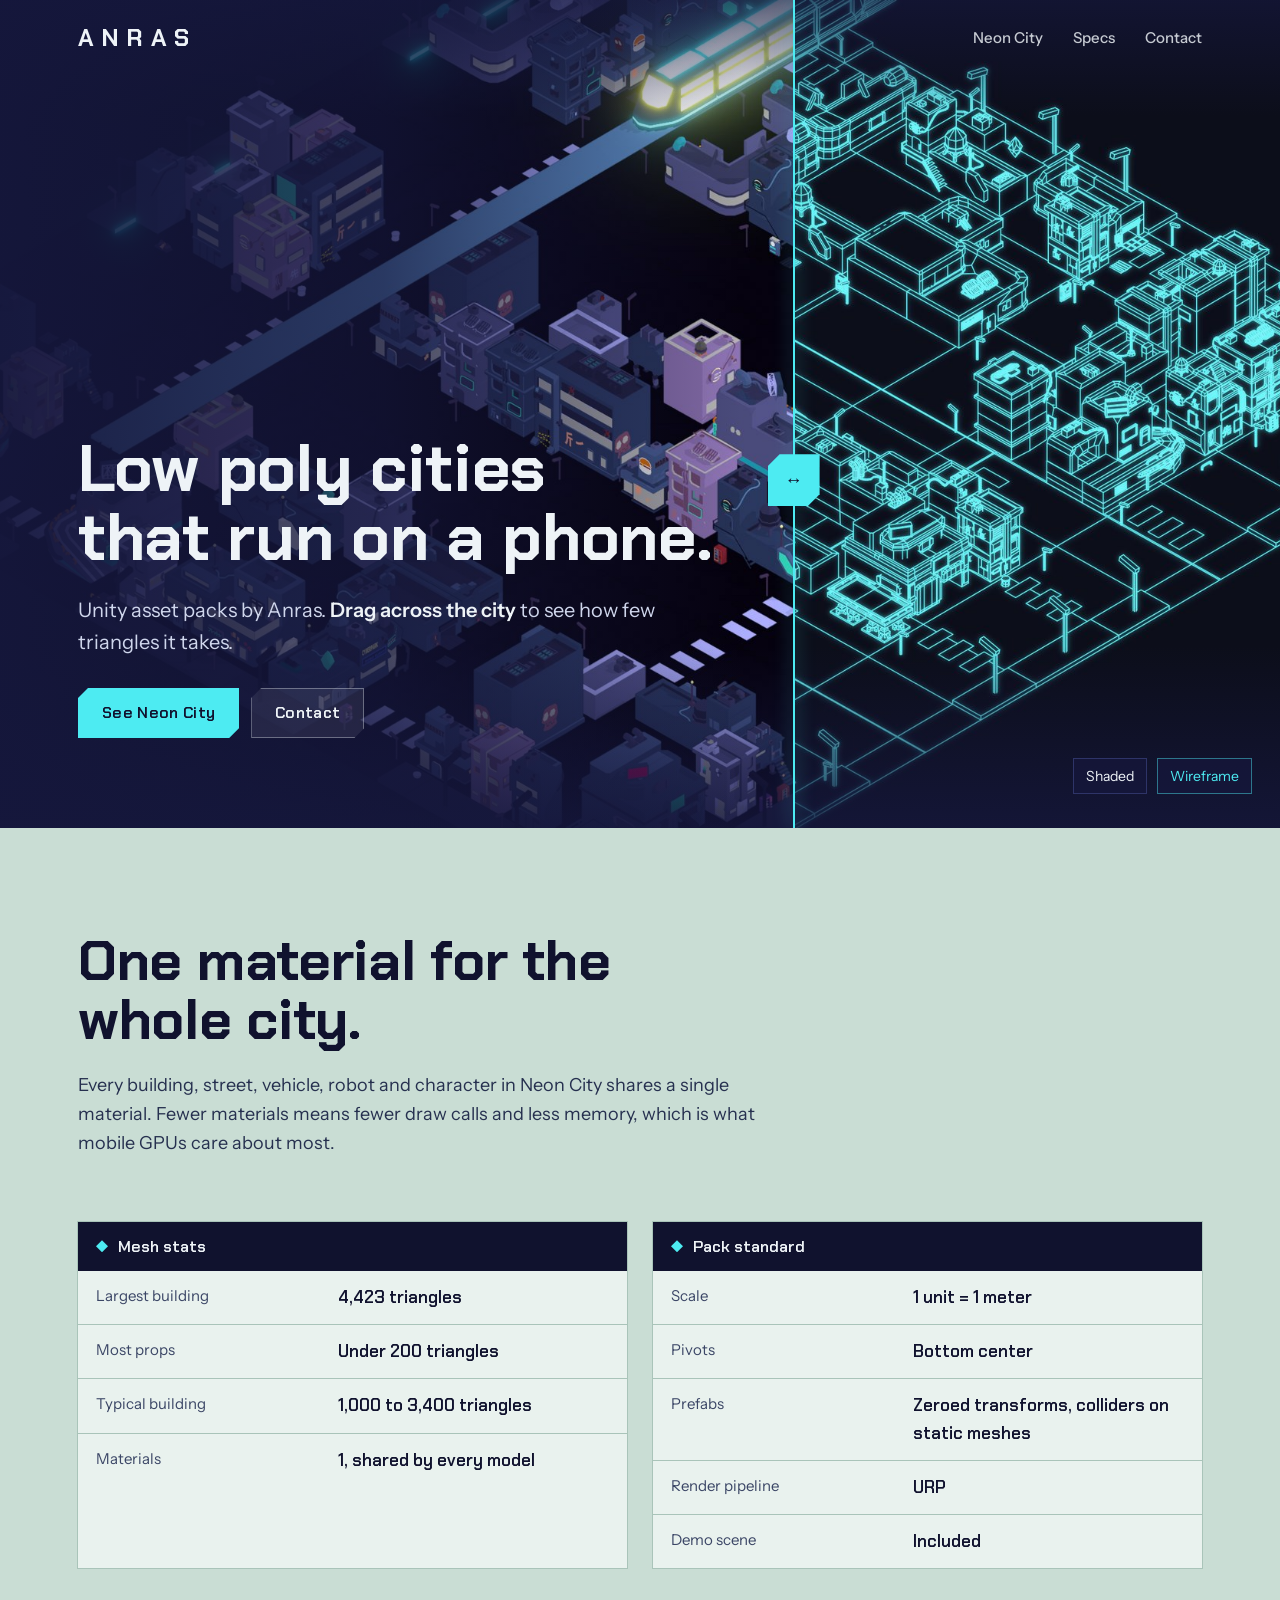
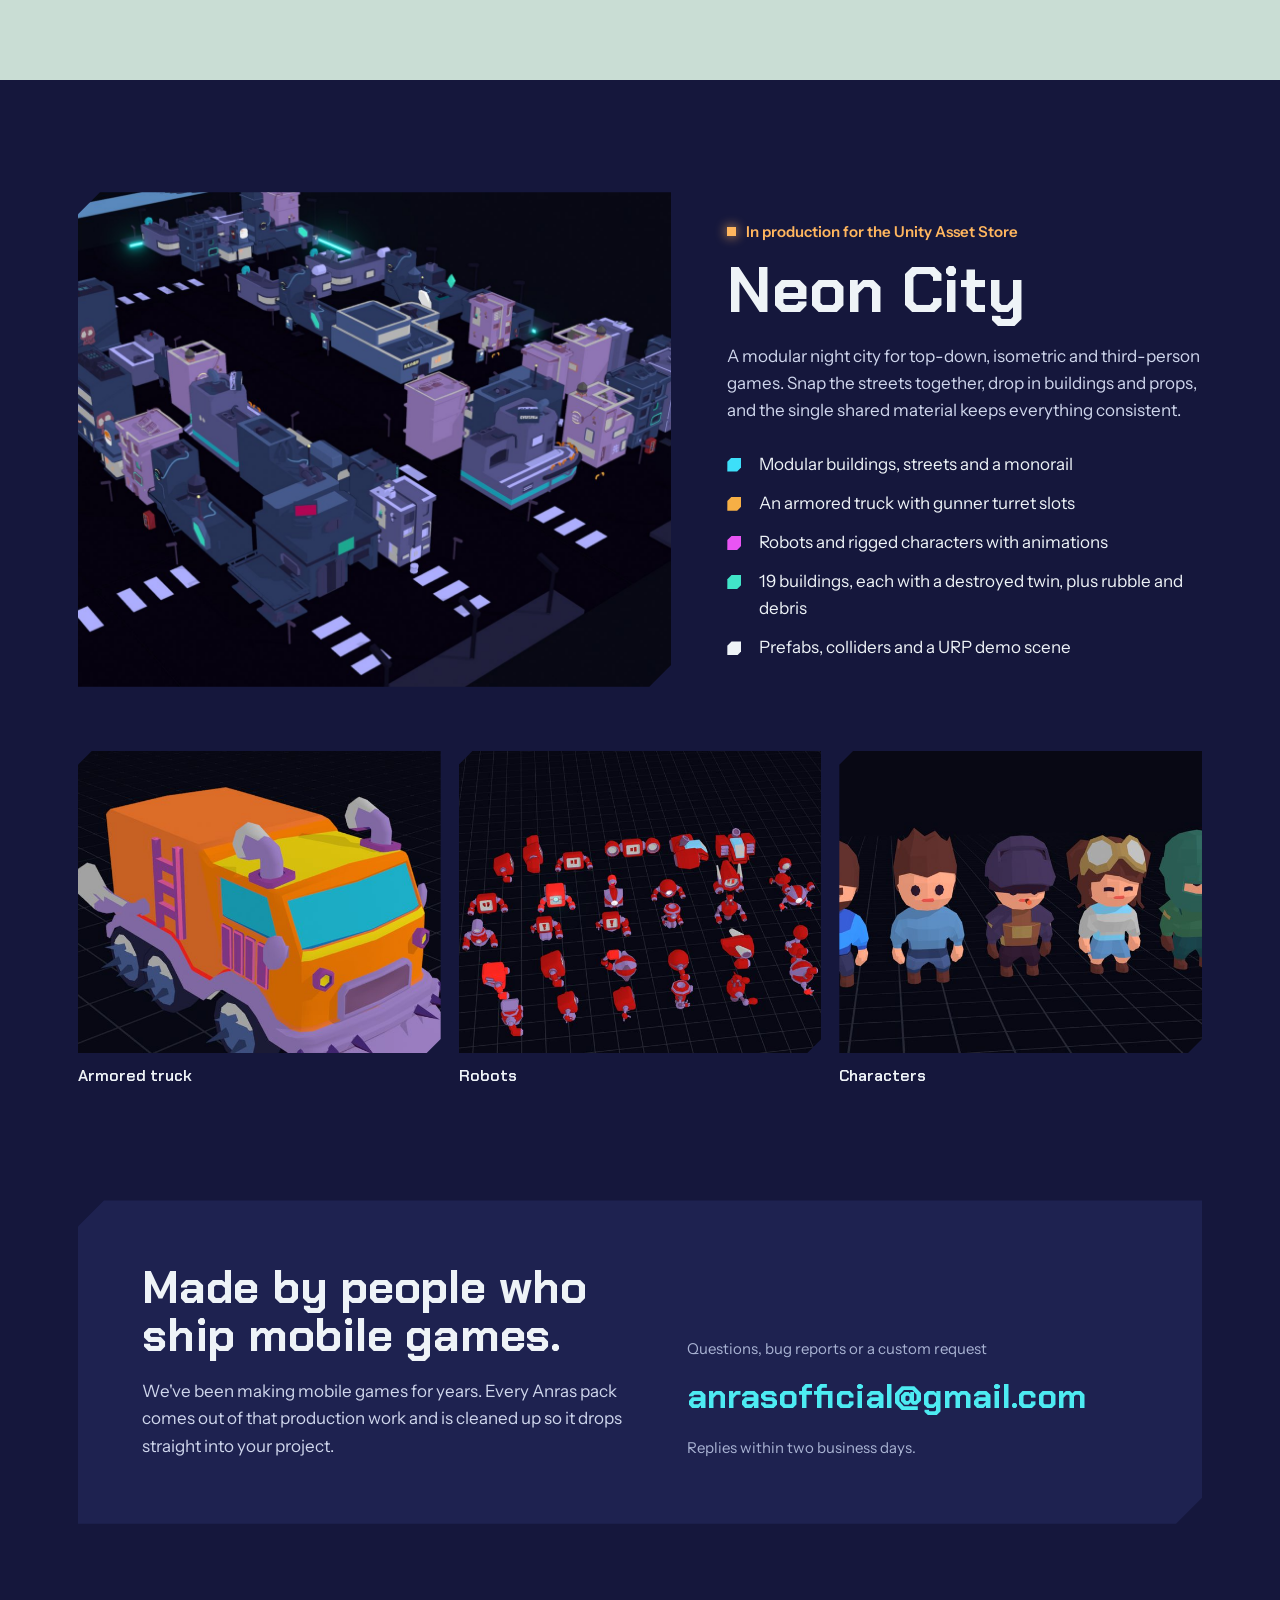
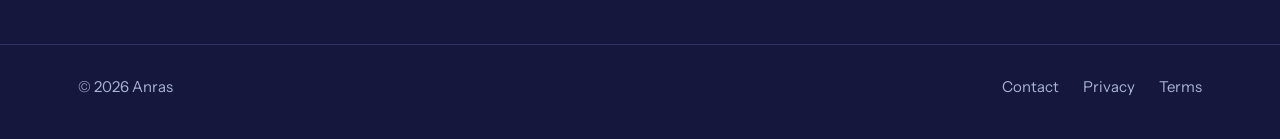
<file: index.html>
<!doctype html>
<html lang="en">
<head>
  <meta charset="utf-8">
  <meta name="viewport" content="width=device-width, initial-scale=1">
  <title>Anras | Low poly game assets for Unity</title>
  <meta name="description" content="Anras makes mobile-ready low poly 3D asset packs for Unity. Neon City: a modular cyberpunk city where every model shares one material.">
  <meta property="og:title" content="Anras | Low poly game assets for Unity">
  <meta property="og:description" content="Mobile-ready low poly asset packs for Unity.">
  <meta property="og:image" content="https://orcunog.github.io/anras/assets/og.jpg">
  <meta property="og:url" content="https://orcunog.github.io/anras/">
  <meta name="theme-color" content="#15173c">
  <link rel="icon" href="assets/favicon.svg" type="image/svg+xml">
  <link rel="preconnect" href="https://fonts.googleapis.com">
  <link rel="preconnect" href="https://fonts.gstatic.com" crossorigin>
  <link href="https://fonts.googleapis.com/css2?family=Chakra+Petch:wght@600;700&family=Instrument+Sans:wght@400;500;600&display=swap" rel="stylesheet">
  <link rel="stylesheet" href="style.css">
</head>
<body>
  <header class="site-header">
    <div class="wrap">
      <a class="wordmark" href="./">ANRAS</a>
      <nav aria-label="Main">
        <a href="#neon-city">Neon City</a>
        <a class="hide-sm" href="#specs">Specs</a>
        <a href="contact.html">Contact</a>
      </nav>
    </div>
  </header>

  <main>
    <section class="hero">
      <div class="compare" id="compare">
        <img src="assets/hero-shaded.jpg" alt="Neon City at night: an isometric low poly city block with a monorail train, glowing signs and street lights" width="1920" height="1080">
        <img class="topology" src="assets/hero-topology.jpg" alt="The same city block drawn as a wireframe, showing every edge of the low poly meshes" width="1920" height="1080">
        <input type="range" min="0" max="100" value="62" step="0.5" aria-label="Move the divider between the shaded view and the wireframe view">
        <div class="divider"><div class="knob chamfer" aria-hidden="true">&#8596;</div></div>
        <div class="view-labels" aria-hidden="true"><span>Shaded</span><span>Wireframe</span></div>
      </div>
      <div class="hero-copy">
        <div class="wrap">
          <div class="inner">
            <h1><span class="line">Low poly cities</span><span class="line">that run on a phone.</span></h1>
            <p>Unity asset packs by Anras. <strong>Drag across the city</strong> to see how few triangles it takes.</p>
            <div class="actions">
              <a class="btn primary chamfer" href="#neon-city">See Neon City</a>
              <a class="btn ghost chamfer" href="contact.html">Contact</a>
            </div>
          </div>
        </div>
      </div>
    </section>

    <section class="specs" id="specs">
      <div class="wrap">
        <h2>One material for the whole city.</h2>
        <p class="lede">Every building, street, vehicle, robot and character in Neon City shares a single material. Fewer materials means fewer draw calls and less memory, which is what mobile GPUs care about most.</p>

        <div class="inspectors">
          <div class="inspector">
            <header>Mesh stats</header>
            <dl>
              <div class="row"><dt>Largest building</dt><dd>4,423 triangles</dd></div>
              <div class="row"><dt>Most props</dt><dd>Under 200 triangles</dd></div>
              <div class="row"><dt>Typical building</dt><dd>1,000 to 3,400 triangles</dd></div>
              <div class="row"><dt>Materials</dt><dd>1, shared by every model</dd></div>
            </dl>
          </div>
          <div class="inspector">
            <header>Pack standard</header>
            <dl>
              <div class="row"><dt>Scale</dt><dd>1 unit = 1 meter</dd></div>
              <div class="row"><dt>Pivots</dt><dd>Bottom center</dd></div>
              <div class="row"><dt>Prefabs</dt><dd>Zeroed transforms, colliders on static meshes</dd></div>
              <div class="row"><dt>Render pipeline</dt><dd>URP</dd></div>
              <div class="row"><dt>Demo scene</dt><dd>Included</dd></div>
            </dl>
          </div>
        </div>
      </div>
    </section>

    <section class="pack" id="neon-city">
      <div class="wrap grid">
        <figure class="chamfer">
          <img src="assets/neon-city.jpg" alt="Street level in Neon City: dark blue buildings under the monorail track, drawn with flat colors and black outlines" width="1200" height="1000" loading="lazy">
        </figure>
        <div>
          <span class="status">In production for the Unity Asset Store</span>
          <h2>Neon City</h2>
          <p>A modular night city for top-down, isometric and third-person games. Snap the streets together, drop in buildings and props, and the single shared material keeps everything consistent.</p>
          <ul class="swatch-list">
            <li style="--c:#3ddff9">Modular buildings, streets and a monorail</li>
            <li style="--c:#f6af45">An armored truck with gunner turret slots</li>
            <li style="--c:#e954f4">Robots and rigged characters with animations</li>
            <li style="--c:#41e4c8">19 buildings, each with a destroyed twin, plus rubble and debris</li>
            <li style="--c:#eef3f7">Prefabs, colliders and a URP demo scene</li>
          </ul>
        </div>
      </div>
      <div class="wrap gallery">
        <figure><img src="assets/vehicle.jpg" alt="An orange low poly armored truck with spiked bumpers and six wheels" width="960" height="540" loading="lazy"><figcaption>Armored truck</figcaption></figure>
        <figure><img src="assets/robots.jpg" alt="Rows of red low poly robots arranged on a grid" width="960" height="540" loading="lazy"><figcaption>Robots</figcaption></figure>
        <figure><img src="assets/characters.jpg" alt="Five chunky low poly characters standing in a row on a grid" width="960" height="540" loading="lazy"><figcaption>Characters</figcaption></figure>
      </div>
    </section>

    <section class="about">
      <div class="wrap">
        <div class="panel chamfer">
          <div>
            <h2>Made by people who ship mobile games.</h2>
            <p>We've been making mobile games for years. Every Anras pack comes out of that production work and is cleaned up so it drops straight into your project.</p>
          </div>
          <div>
            <div class="mail-label">Questions, bug reports or a custom request</div>
            <a class="mail" href="mailto:anrasofficial@gmail.com">anrasofficial@gmail.com</a>
            <div class="small">Replies within two business days.</div>
          </div>
        </div>
      </div>
    </section>
  </main>

  <footer>
    <div class="wrap">
      <span>&copy; 2026 Anras</span>
      <nav aria-label="Footer">
        <a href="contact.html">Contact</a>
        <a href="privacy.html">Privacy</a>
        <a href="terms.html">Terms</a>
      </nav>
    </div>
  </footer>

  <script>
    (function () {
      var box = document.getElementById('compare');
      var range = box.querySelector('input[type="range"]');
      function set(v) { box.style.setProperty('--pos', v + '%'); }
      range.addEventListener('input', function () { set(range.value); });
      set(range.value);
      var calm = window.matchMedia && window.matchMedia('(prefers-reduced-motion: reduce)').matches;
      if (calm) return;
      // One opening sweep: start fully shaded, then reveal the wireframe
      var from = 100, to = Number(range.value), start = null, dur = 1400;
      set(from);
      function ease(t) { return 1 - Math.pow(1 - t, 3); }
      function step(ts) {
        if (start === null) start = ts;
        var t = Math.min(1, (ts - start) / dur);
        set(from + (to - from) * ease(t));
        if (t < 1) requestAnimationFrame(step);
      }
      window.addEventListener('load', function () { setTimeout(function () { requestAnimationFrame(step); }, 350); });
      range.addEventListener('pointerdown', function () { start = -1e9; }, { once: true });
    })();
  </script>
</body>
</html>
</file>
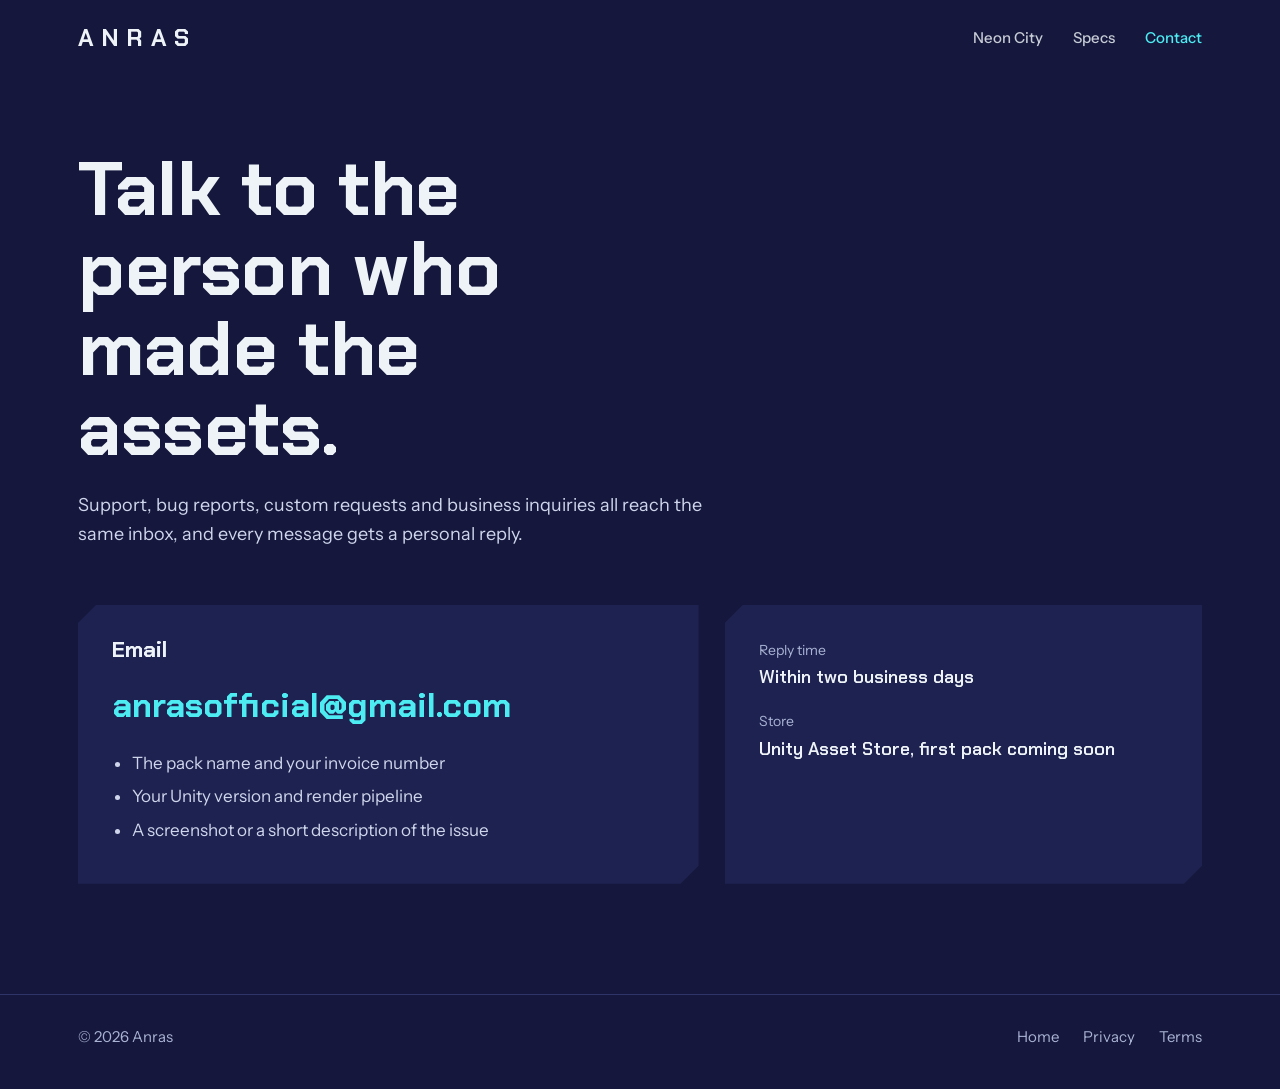
<file: contact.html>
<!doctype html>
<html lang="en">
<head>
  <meta charset="utf-8">
  <meta name="viewport" content="width=device-width, initial-scale=1">
  <title>Contact | Anras</title>
  <meta name="description" content="Contact Anras for support with Unity asset packs, bug reports, custom requests and business inquiries.">
  <meta name="theme-color" content="#15173c">
  <link rel="icon" href="assets/favicon.svg" type="image/svg+xml">
  <link rel="preconnect" href="https://fonts.googleapis.com">
  <link rel="preconnect" href="https://fonts.gstatic.com" crossorigin>
  <link href="https://fonts.googleapis.com/css2?family=Chakra+Petch:wght@600;700&family=Instrument+Sans:wght@400;500;600&display=swap" rel="stylesheet">
  <link rel="stylesheet" href="style.css">
</head>
<body>
  <header class="site-header">
    <div class="wrap">
      <a class="wordmark" href="./">ANRAS</a>
      <nav aria-label="Main">
        <a href="./#neon-city">Neon City</a>
        <a class="hide-sm" href="./#specs">Specs</a>
        <a href="contact.html" aria-current="page">Contact</a>
      </nav>
    </div>
  </header>

  <main class="page">
    <div class="wrap">
      <h1>Talk to the person who made the assets.</h1>
      <p class="lede">Support, bug reports, custom requests and business inquiries all reach the same inbox, and every message gets a personal reply.</p>

      <div class="contact-grid">
        <div class="panel chamfer">
          <h2>Email</h2>
          <a class="mail" href="mailto:anrasofficial@gmail.com?subject=Anras%20support">anrasofficial@gmail.com</a>
          <ul>
            <li>The pack name and your invoice number</li>
            <li>Your Unity version and render pipeline</li>
            <li>A screenshot or a short description of the issue</li>
          </ul>
        </div>
        <div class="panel chamfer">
          <dl class="facts">
            <div><dt>Reply time</dt><dd>Within two business days</dd></div>
            <div><dt>Store</dt><dd>Unity Asset Store, first pack coming soon</dd></div>
          </dl>
        </div>
      </div>
    </div>
  </main>

  <footer>
    <div class="wrap">
      <span>&copy; 2026 Anras</span>
      <nav aria-label="Footer">
        <a href="./">Home</a>
        <a href="privacy.html">Privacy</a>
        <a href="terms.html">Terms</a>
      </nav>
    </div>
  </footer>
</body>
</html>
</file>
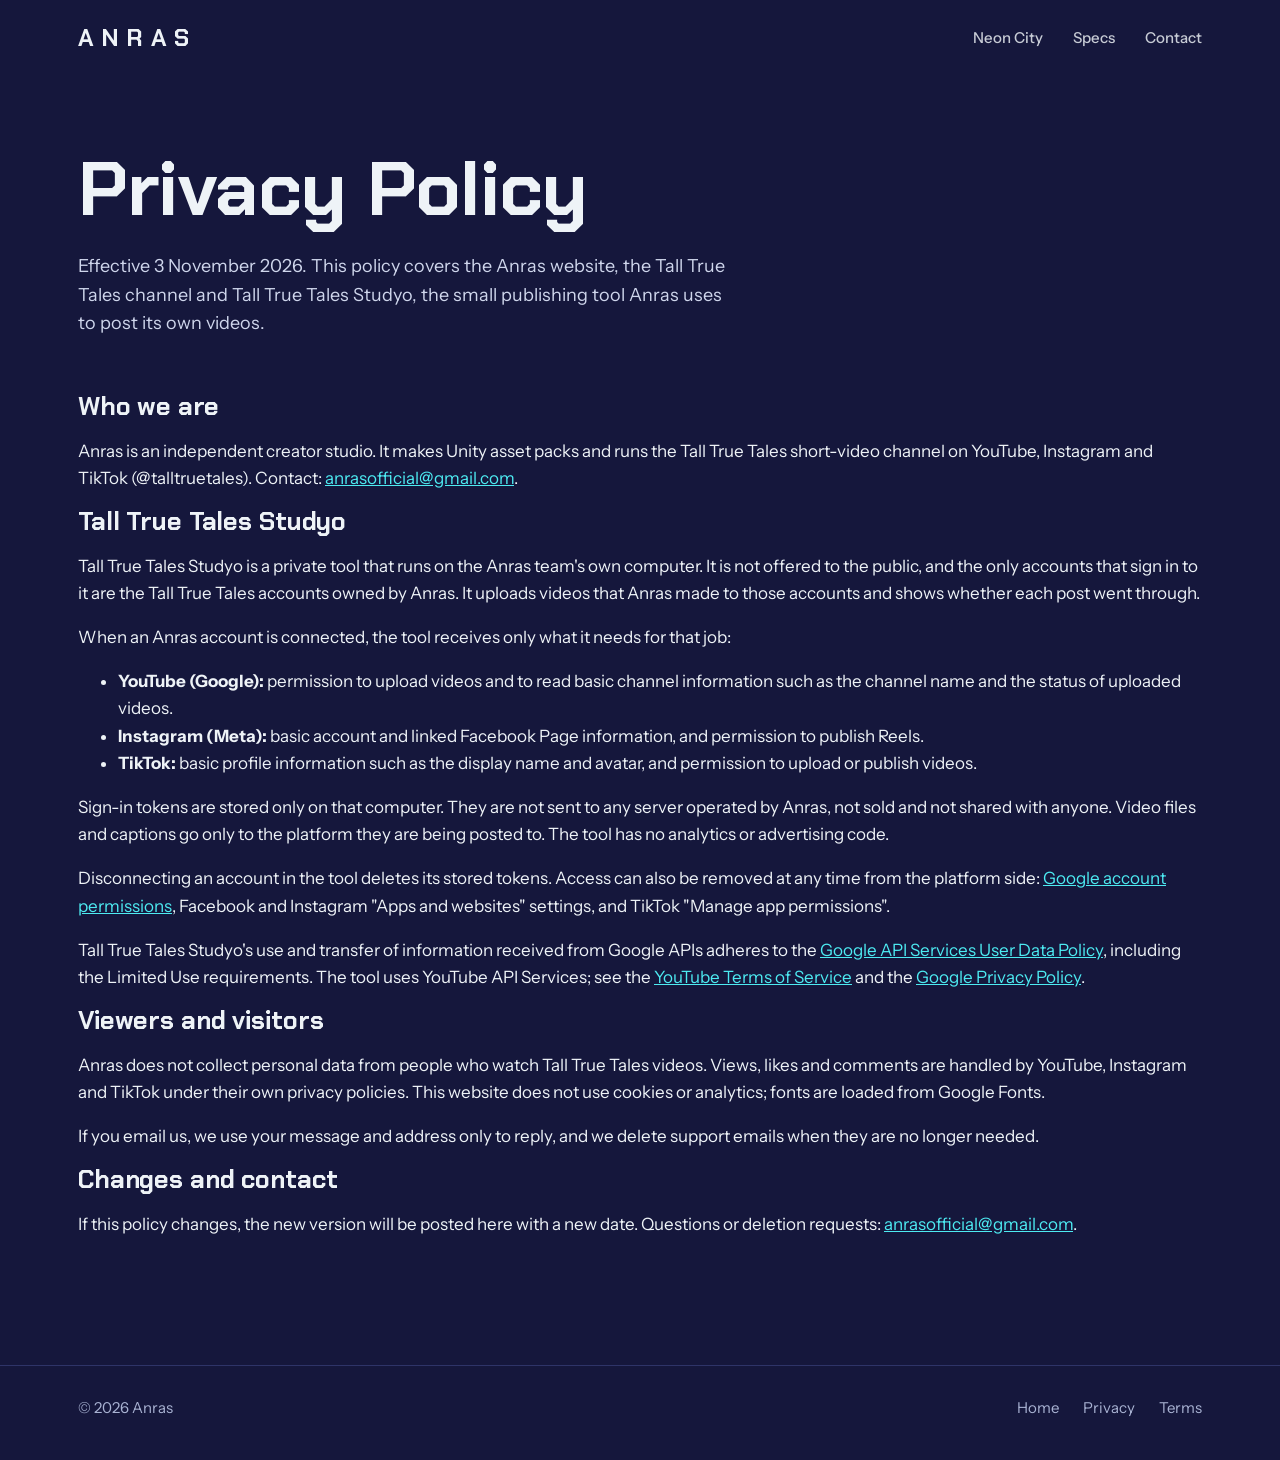
<file: privacy.html>
<!doctype html>
<html lang="en">
<head>
  <meta charset="utf-8">
  <meta name="viewport" content="width=device-width, initial-scale=1">
  <title>Privacy Policy | Anras</title>
  <meta name="description" content="Privacy policy for Anras, the Tall True Tales channel and the Tall True Tales Studyo publishing tool.">
  <meta name="theme-color" content="#15173c">
  <link rel="icon" href="assets/favicon.svg" type="image/svg+xml">
  <link rel="preconnect" href="https://fonts.googleapis.com">
  <link rel="preconnect" href="https://fonts.gstatic.com" crossorigin>
  <link href="https://fonts.googleapis.com/css2?family=Chakra+Petch:wght@600;700&family=Instrument+Sans:wght@400;500;600&display=swap" rel="stylesheet">
  <link rel="stylesheet" href="style.css">
</head>
<body>
  <header class="site-header">
    <div class="wrap">
      <a class="wordmark" href="./">ANRAS</a>
      <nav aria-label="Main">
        <a href="./#neon-city">Neon City</a>
        <a class="hide-sm" href="./#specs">Specs</a>
        <a href="contact.html">Contact</a>
      </nav>
    </div>
  </header>

  <main class="page">
    <div class="wrap">
      <h1>Privacy Policy</h1>
      <p class="lede">Effective 3 November 2026. This policy covers the Anras website, the Tall True Tales channel and Tall True Tales Studyo, the small publishing tool Anras uses to post its own videos.</p>

      <h2>Who we are</h2>
      <p>Anras is an independent creator studio. It makes Unity asset packs and runs the Tall True Tales short-video channel on YouTube, Instagram and TikTok (@talltruetales). Contact: <a href="mailto:anrasofficial@gmail.com">anrasofficial@gmail.com</a>.</p>

      <h2>Tall True Tales Studyo</h2>
      <p>Tall True Tales Studyo is a private tool that runs on the Anras team's own computer. It is not offered to the public, and the only accounts that sign in to it are the Tall True Tales accounts owned by Anras. It uploads videos that Anras made to those accounts and shows whether each post went through.</p>
      <p>When an Anras account is connected, the tool receives only what it needs for that job:</p>
      <ul>
        <li><strong>YouTube (Google):</strong> permission to upload videos and to read basic channel information such as the channel name and the status of uploaded videos.</li>
        <li><strong>Instagram (Meta):</strong> basic account and linked Facebook Page information, and permission to publish Reels.</li>
        <li><strong>TikTok:</strong> basic profile information such as the display name and avatar, and permission to upload or publish videos.</li>
      </ul>
      <p>Sign-in tokens are stored only on that computer. They are not sent to any server operated by Anras, not sold and not shared with anyone. Video files and captions go only to the platform they are being posted to. The tool has no analytics or advertising code.</p>
      <p>Disconnecting an account in the tool deletes its stored tokens. Access can also be removed at any time from the platform side: <a href="https://myaccount.google.com/permissions">Google account permissions</a>, Facebook and Instagram "Apps and websites" settings, and TikTok "Manage app permissions".</p>
      <p>Tall True Tales Studyo's use and transfer of information received from Google APIs adheres to the <a href="https://developers.google.com/terms/api-services-user-data-policy">Google API Services User Data Policy</a>, including the Limited Use requirements. The tool uses YouTube API Services; see the <a href="https://www.youtube.com/t/terms">YouTube Terms of Service</a> and the <a href="https://policies.google.com/privacy">Google Privacy Policy</a>.</p>

      <h2>Viewers and visitors</h2>
      <p>Anras does not collect personal data from people who watch Tall True Tales videos. Views, likes and comments are handled by YouTube, Instagram and TikTok under their own privacy policies. This website does not use cookies or analytics; fonts are loaded from Google Fonts.</p>
      <p>If you email us, we use your message and address only to reply, and we delete support emails when they are no longer needed.</p>

      <h2>Changes and contact</h2>
      <p>If this policy changes, the new version will be posted here with a new date. Questions or deletion requests: <a href="mailto:anrasofficial@gmail.com">anrasofficial@gmail.com</a>.</p>
    </div>
  </main>

  <footer>
    <div class="wrap">
      <span>&copy; 2026 Anras</span>
      <nav aria-label="Footer">
        <a href="./">Home</a>
        <a href="privacy.html">Privacy</a>
        <a href="terms.html">Terms</a>
      </nav>
    </div>
  </footer>
</body>
</html>
</file>
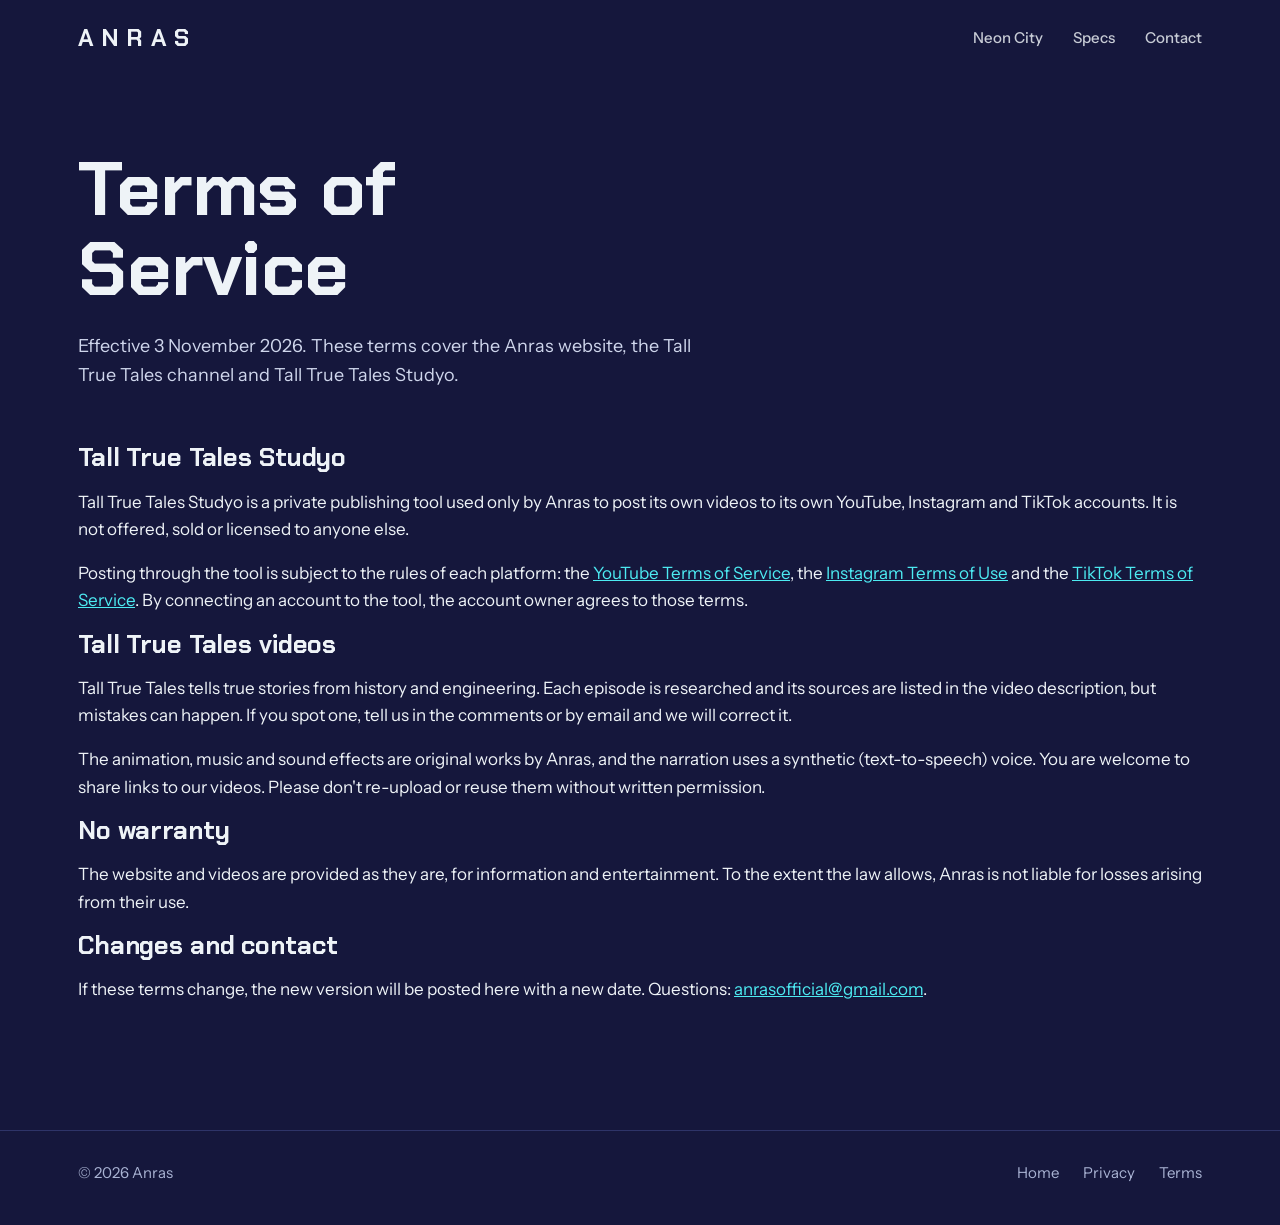
<file: terms.html>
<!doctype html>
<html lang="en">
<head>
  <meta charset="utf-8">
  <meta name="viewport" content="width=device-width, initial-scale=1">
  <title>Terms of Service | Anras</title>
  <meta name="description" content="Terms of service for the Anras website, the Tall True Tales channel and the Tall True Tales Studyo publishing tool.">
  <meta name="theme-color" content="#15173c">
  <link rel="icon" href="assets/favicon.svg" type="image/svg+xml">
  <link rel="preconnect" href="https://fonts.googleapis.com">
  <link rel="preconnect" href="https://fonts.gstatic.com" crossorigin>
  <link href="https://fonts.googleapis.com/css2?family=Chakra+Petch:wght@600;700&family=Instrument+Sans:wght@400;500;600&display=swap" rel="stylesheet">
  <link rel="stylesheet" href="style.css">
</head>
<body>
  <header class="site-header">
    <div class="wrap">
      <a class="wordmark" href="./">ANRAS</a>
      <nav aria-label="Main">
        <a href="./#neon-city">Neon City</a>
        <a class="hide-sm" href="./#specs">Specs</a>
        <a href="contact.html">Contact</a>
      </nav>
    </div>
  </header>

  <main class="page">
    <div class="wrap">
      <h1>Terms of Service</h1>
      <p class="lede">Effective 3 November 2026. These terms cover the Anras website, the Tall True Tales channel and Tall True Tales Studyo.</p>

      <h2>Tall True Tales Studyo</h2>
      <p>Tall True Tales Studyo is a private publishing tool used only by Anras to post its own videos to its own YouTube, Instagram and TikTok accounts. It is not offered, sold or licensed to anyone else.</p>
      <p>Posting through the tool is subject to the rules of each platform: the <a href="https://www.youtube.com/t/terms">YouTube Terms of Service</a>, the <a href="https://help.instagram.com/581066165581870">Instagram Terms of Use</a> and the <a href="https://www.tiktok.com/legal/terms-of-service">TikTok Terms of Service</a>. By connecting an account to the tool, the account owner agrees to those terms.</p>

      <h2>Tall True Tales videos</h2>
      <p>Tall True Tales tells true stories from history and engineering. Each episode is researched and its sources are listed in the video description, but mistakes can happen. If you spot one, tell us in the comments or by email and we will correct it.</p>
      <p>The animation, music and sound effects are original works by Anras, and the narration uses a synthetic (text-to-speech) voice. You are welcome to share links to our videos. Please don't re-upload or reuse them without written permission.</p>

      <h2>No warranty</h2>
      <p>The website and videos are provided as they are, for information and entertainment. To the extent the law allows, Anras is not liable for losses arising from their use.</p>

      <h2>Changes and contact</h2>
      <p>If these terms change, the new version will be posted here with a new date. Questions: <a href="mailto:anrasofficial@gmail.com">anrasofficial@gmail.com</a>.</p>
    </div>
  </main>

  <footer>
    <div class="wrap">
      <span>&copy; 2026 Anras</span>
      <nav aria-label="Footer">
        <a href="./">Home</a>
        <a href="privacy.html">Privacy</a>
        <a href="terms.html">Terms</a>
      </nav>
    </div>
  </footer>
</body>
</html>
</file>
<file: style.css>
/* Anras: tokens */
:root {
  --night: #15173c;
  --night-raised: #1e2250;
  --night-line: #2e3468;
  --ground: #c9ddd4;
  --ground-line: #a9c4b9;
  --ink: #10122e;
  --paper: #eef3f7;
  --mist: #a9b3d3;
  --cyan: #4debf2;
  --amber: #ffb65e;
  --magenta: #e2479e;
  --cut: 10px;
  --max: 1180px;
  --display: "Chakra Petch", "Segoe UI", sans-serif;
  --body: "Instrument Sans", "Segoe UI", system-ui, sans-serif;
}

* { box-sizing: border-box; }
html { scroll-behavior: smooth; }
@media (prefers-reduced-motion: reduce) { html { scroll-behavior: auto; } }
body {
  margin: 0;
  background: var(--night);
  color: var(--paper);
  font: 17px/1.6 var(--body);
  -webkit-font-smoothing: antialiased;
}
img { display: block; max-width: 100%; }
a { color: var(--cyan); }
:focus-visible { outline: 2px solid var(--amber); outline-offset: 3px; }
h1, h2, h3 { font-family: var(--display); font-weight: 700; line-height: 1.04; margin: 0; letter-spacing: -0.005em; }
.wrap { width: 100%; max-width: var(--max); margin: 0 auto; padding: 0 28px; }

/* Chamfered shapes echo the low poly bevels of the assets */
.chamfer { clip-path: polygon(var(--cut) 0, 100% 0, 100% calc(100% - var(--cut)), calc(100% - var(--cut)) 100%, 0 100%, 0 var(--cut)); }

/* Header */
.site-header { position: absolute; inset: 0 0 auto 0; z-index: 5; }
.site-header .wrap { display: flex; align-items: center; justify-content: space-between; height: 76px; }
.wordmark { font-family: var(--display); font-weight: 700; font-size: 24px; letter-spacing: 0.3em; color: var(--paper); text-decoration: none; }
.site-header nav { display: flex; gap: 30px; }
.site-header nav a { color: var(--paper); text-decoration: none; font-size: 15px; font-weight: 500; opacity: 0.82; }
.site-header nav a:hover, .site-header nav a[aria-current="page"] { opacity: 1; color: var(--cyan); }

/* Hero: shaded vs topology comparison */
.hero { position: relative; background: var(--night); }
.compare { position: relative; --pos: 62%; height: min(92vh, 860px); min-height: 560px; overflow: hidden; user-select: none; touch-action: pan-y; }
.compare img { position: absolute; inset: 0; width: 100%; height: 100%; object-fit: cover; object-position: 60% 50%; }
.compare .topology { clip-path: inset(0 0 0 var(--pos)); }
.compare::after {
  content: ""; position: absolute; inset: 0; pointer-events: none;
  background: linear-gradient(90deg, rgba(21,23,60,0.94) 0%, rgba(21,23,60,0.70) 30%, rgba(21,23,60,0) 58%),
              linear-gradient(0deg, rgba(21,23,60,0.85) 0%, rgba(21,23,60,0) 22%),
              linear-gradient(180deg, rgba(21,23,60,0.7) 0%, rgba(21,23,60,0) 14%);
}
.divider { position: absolute; top: 0; bottom: 0; left: var(--pos); width: 2px; margin-left: -1px; background: var(--cyan); z-index: 2; pointer-events: none; box-shadow: 0 0 18px rgba(77,235,242,0.7); }
.knob {
  position: absolute; top: 58%; left: 50%; transform: translate(-50%, -50%);
  width: 52px; height: 52px; background: var(--cyan); color: var(--ink);
  display: grid; place-items: center; font-family: var(--display); font-weight: 700; font-size: 18px;
  --cut: 12px;
}
.view-labels { position: absolute; z-index: 3; bottom: 34px; right: 28px; display: flex; gap: 10px; font-size: 14px; pointer-events: none; }
.view-labels span { padding: 6px 12px; background: rgba(21,23,60,0.72); border: 1px solid var(--night-line); }
.view-labels span:last-child { color: var(--cyan); border-color: rgba(77,235,242,0.45); }
.compare input[type="range"] {
  position: absolute; inset: 0; z-index: 4; width: 100%; height: 100%; margin: 0;
  opacity: 0; cursor: ew-resize; -webkit-appearance: none; appearance: none;
}
.compare input[type="range"]:focus-visible ~ .divider .knob { outline: 3px solid var(--amber); outline-offset: 3px; }

.hero-copy { position: absolute; z-index: 6; left: 0; right: 0; bottom: clamp(48px, 10vh, 110px); pointer-events: none; }
.hero-copy .inner { max-width: 860px; pointer-events: auto; }
.hero h1 { font-size: clamp(40px, 5.2vw, 76px); }
.hero h1 .line { display: block; }
@media (min-width: 900px) { .hero h1 .line { white-space: nowrap; } }
.hero p { color: #cfd6ec; font-size: clamp(17px, 1.6vw, 20px); max-width: 30em; margin: 22px 0 30px; }
.hero p strong { color: var(--paper); font-weight: 600; }

.actions { display: flex; flex-wrap: wrap; gap: 12px; }
.btn {
  display: inline-flex; align-items: center; justify-content: center; min-height: 50px; padding: 0 24px;
  font-family: var(--display); font-weight: 600; font-size: 16px; letter-spacing: 0.02em; text-decoration: none;
  background: var(--paper); color: var(--ink);
}
.btn.primary { background: var(--cyan); }
.btn.ghost { background: rgba(238,243,247,0.08); color: var(--paper); box-shadow: inset 0 0 0 1px rgba(238,243,247,0.35); }
.btn:hover { filter: brightness(1.07); }
.btn.ghost:hover { background: rgba(238,243,247,0.16); }

/* Specs on the light "ground" */
.specs { background: var(--ground); color: var(--ink); padding: 104px 0 112px; }
.specs h2 { font-size: clamp(32px, 4.4vw, 58px); max-width: 15ch; }
.specs .lede { max-width: 40em; margin: 22px 0 44px; font-size: 18px; color: #26304f; }
.palette { display: flex; height: 76px; box-shadow: 0 0 0 1px var(--ink); --cut: 14px; }
.palette i { flex: 1 1 0; }
.palette-caption { display: flex; justify-content: space-between; flex-wrap: wrap; gap: 8px; margin-top: 12px; font-size: 14px; color: #2c3656; }
.palette-caption code { font-family: var(--display); font-weight: 600; color: var(--ink); }

.inspectors { display: grid; grid-template-columns: 1fr 1fr; gap: 26px; margin-top: 64px; }
.inspector { background: #e9f2ee; box-shadow: 0 0 0 1px var(--ground-line); }
.inspector header { display: flex; align-items: center; gap: 10px; padding: 12px 18px; background: var(--ink); color: var(--paper); font-family: var(--display); font-weight: 600; font-size: 16px; }
.inspector header::before { content: ""; width: 12px; height: 12px; background: var(--cyan); clip-path: polygon(50% 0, 100% 50%, 50% 100%, 0 50%); }
.inspector dl { margin: 0; }
.inspector .row { display: grid; grid-template-columns: 44% 1fr; gap: 16px; padding: 13px 18px; border-top: 1px solid var(--ground-line); }
.inspector .row:first-child { border-top: 0; }
.inspector dt { color: #3b4666; font-size: 15px; }
.inspector dd { margin: 0; font-family: var(--display); font-weight: 600; font-size: 17px; }

/* Neon City */
.pack { padding: 112px 0; }
.pack .grid { display: grid; grid-template-columns: 1.25fr 1fr; gap: 56px; align-items: center; }
.pack figure { margin: 0; --cut: 22px; }
.pack figure img { width: 100%; height: auto; aspect-ratio: 6 / 5; object-fit: cover; }
.status { display: inline-flex; align-items: center; gap: 10px; color: var(--amber); font-weight: 600; font-size: 15px; }
.status::before { content: ""; width: 9px; height: 9px; background: var(--amber); box-shadow: 0 0 12px var(--amber); }
.pack h2 { font-size: clamp(40px, 5vw, 68px); margin: 14px 0 18px; }
.pack p { color: #cfd6ec; margin: 0 0 26px; max-width: 34em; }
.swatch-list { list-style: none; margin: 0; padding: 0; display: grid; gap: 12px; }
.swatch-list li { display: grid; grid-template-columns: 18px 1fr; gap: 14px; align-items: baseline; }
.swatch-list li::before { content: ""; width: 14px; height: 14px; background: var(--c); transform: translateY(2px); clip-path: polygon(30% 0, 100% 0, 100% 70%, 70% 100%, 0 100%, 0 30%); }

.gallery { display: grid; grid-template-columns: repeat(3, 1fr); gap: 18px; margin-top: 64px; }
.gallery figure { margin: 0; }
.gallery img { width: 100%; height: auto; aspect-ratio: 16 / 9; object-fit: cover; --cut: 14px;
  clip-path: polygon(var(--cut) 0, 100% 0, 100% calc(100% - var(--cut)), calc(100% - var(--cut)) 100%, 0 100%, 0 var(--cut)); }
.gallery figcaption { margin-top: 10px; font-family: var(--display); font-weight: 600; font-size: 16px; color: var(--paper); }

/* About + contact */
.about { padding: 0 0 120px; }
.about .panel { background: var(--night-raised); padding: clamp(32px, 5vw, 64px); display: grid; grid-template-columns: 1.1fr 1fr; gap: 48px; align-items: end; --cut: 26px; }
.about h2 { font-size: clamp(30px, 3.6vw, 46px); max-width: 16ch; }
.about p { color: #cfd6ec; margin: 18px 0 0; }
.mail-label { color: var(--mist); font-size: 15px; margin-bottom: 8px; }
.mail { font-family: var(--display); font-weight: 700; font-size: clamp(22px, 2.8vw, 34px); color: var(--cyan); text-decoration: none; word-break: break-all; }
.mail:hover { text-decoration: underline; text-underline-offset: 6px; }
.about .small { color: var(--mist); font-size: 15px; margin-top: 12px; }

/* Contact page */
.page { padding: 150px 0 110px; }
.page h1 { font-size: clamp(44px, 6vw, 80px); max-width: 12ch; }
.page .lede { color: #cfd6ec; max-width: 36em; margin: 22px 0 56px; font-size: 18px; }
.contact-grid { display: grid; grid-template-columns: 1.3fr 1fr; gap: 26px; }
.contact-grid .panel { background: var(--night-raised); padding: 34px; --cut: 18px; }
.contact-grid h2 { font-size: 22px; margin-bottom: 16px; }
.contact-grid ul { margin: 18px 0 0; padding-left: 20px; color: #cfd6ec; }
.contact-grid li { margin: 6px 0; }
.facts { margin: 0; display: grid; gap: 18px; }
.facts dt { color: var(--mist); font-size: 14px; }
.facts dd { margin: 2px 0 0; font-family: var(--display); font-weight: 600; font-size: 18px; }

/* Footer */
footer { border-top: 1px solid var(--night-line); padding: 30px 0 40px; color: var(--mist); font-size: 15px; }
footer .wrap { display: flex; flex-wrap: wrap; justify-content: space-between; gap: 14px 28px; }
footer nav { display: flex; gap: 24px; }
footer a { color: var(--mist); text-decoration: none; }
footer a:hover { color: var(--paper); }

@media (max-width: 900px) {
  .inspectors, .pack .grid, .about .panel, .contact-grid, .gallery { grid-template-columns: 1fr; }
  .gallery { margin-top: 40px; }
  .pack .grid { gap: 36px; }
  .about .panel { gap: 28px; }
}
@media (max-width: 640px) {
  .wrap { padding: 0 16px; }
  .site-header .wrap { height: 64px; }
  .wordmark { font-size: 20px; letter-spacing: 0.24em; }
  .site-header nav { gap: 16px; }
  .site-header nav a { font-size: 14px; }
  .site-header nav a.hide-sm { display: none; }
  .compare { height: 62vh; min-height: 420px; }
  .compare img { object-position: 64% 50%; }
  .compare::after { background: linear-gradient(180deg, rgba(21,23,60,0.75) 0%, rgba(21,23,60,0) 20%), linear-gradient(0deg, rgba(21,23,60,1) 0%, rgba(21,23,60,0) 30%); }
  .view-labels { bottom: 18px; right: 16px; font-size: 13px; }
  .hero-copy { position: static; padding: 8px 0 64px; }
  .hero p { margin: 16px 0 24px; }
  .btn { flex: 1 1 auto; }
  .specs, .pack { padding: 72px 0; }
  .palette { height: 54px; }
  .inspectors { margin-top: 40px; }
  .inspector .row { grid-template-columns: 1fr; gap: 2px; }
  .about { padding-bottom: 72px; }
  .page { padding: 110px 0 72px; }
}
</file>
